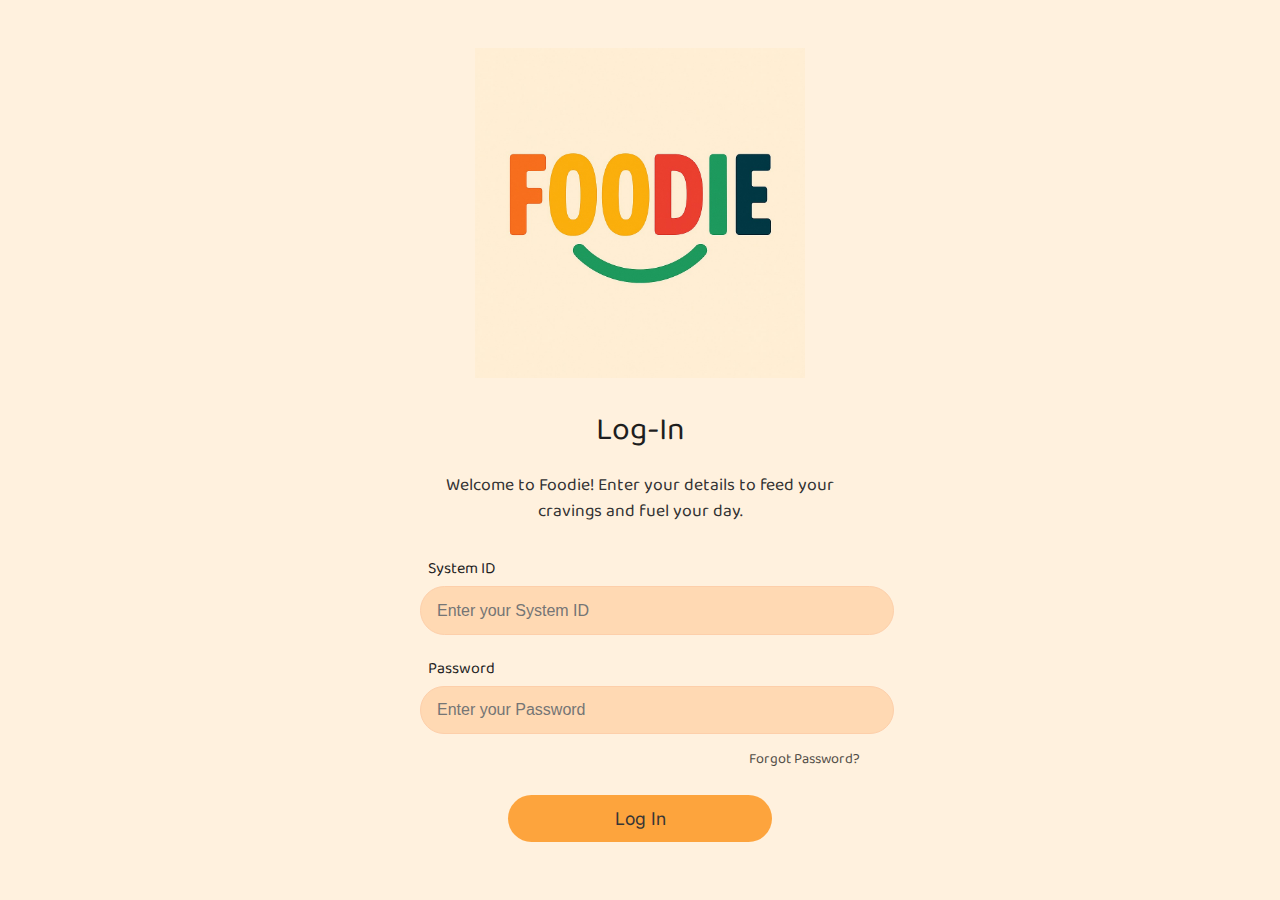
<file: FOODIE/login.html>
<!DOCTYPE html>
<html lang="en">
<head>
  <meta charset="UTF-8" />
  <meta name="viewport" content="width=device-width, initial-scale=1.0"/>
  <title>FOODIE – Log In</title>
  <link rel="stylesheet" href="css/mobile.css" />
  <link href="https://fonts.googleapis.com/css2?family=Baloo+2&family=Inter&display=swap" rel="stylesheet" />
</head>
<body class="login-body">

  <div class="login-wrapper">

    <img src="assets/images/foodie-logo.png" alt="FOODIE Logo" class="login-logo" />

    <h2 class="login-title">Log-In</h2>

    <p class="welcome-tagline">
      Welcome to Foodie! Enter your details to feed your cravings and fuel your day.
    </p>

    <form id="login-form" class="login-form">
      <label for="system-id" class="input-label">System ID</label>
      <input type="text" id="system-id" placeholder="Enter your System ID" required />

      <label for="password" class="input-label">Password</label>
      <input type="password" id="password" placeholder="Enter your Password" required />

      <a href="#" class="forgot-link">Forgot Password?</a>

      <button type="submit" class="login-btn">Log In</button>
    </form>

  </div>

  <script src="js/login.js"></script>
</body>
</html>
</file>
<file: FOODIE/css/mobile.css>
body.login-body {
  margin: 0;
  background: #FFF1DE;
  font-family: 'Baloo 2', cursive;
  color: #1E1E1E;
}

.login-wrapper {
  max-width: 440px;
  margin: 0 auto;
  padding: 1rem;
  position: relative;
}

/* Removed: .status-bar styling */

.login-logo {
  display: block;
  width: 80%;
  max-width: 330px;
  margin: 2rem auto 1rem;
}

.login-title {
  text-align: center;
  font-size: 2rem;
  font-weight: 400;
  margin-bottom: 1rem;
}

.welcome-tagline {
  text-align: center;
  font-size: 1.1rem;
  line-height: 1.6rem;
  color: #323232;
  margin-bottom: 2rem;
  padding: 0 1rem;
}

.input-label {
  display: block;
  margin: 0.8rem 0 0.3rem 0.5rem;
  font-size: 1rem;
}

.login-form input {
  width: 100%;
  padding: 0.9rem 1rem;
  border-radius: 90px;
  background: #FFD9B3;
  border: 1px solid #FDCFAA;
  font-size: 1rem;
  margin-bottom: 0.5rem;
}

.forgot-link {
  display: block;
  text-align: right;
  margin: 0.3rem 0 1.5rem;
  font-size: 0.9rem;
  color: #000;
  opacity: 0.7;
  text-decoration: none;
}

.login-btn {
  display: block;
  width: 60%;
  margin: 0 auto;
  padding: 0.8rem;
  background: #FDA43D;
  border: none;
  border-radius: 24px;
  color: #373535;
  font-size: 1.1rem;
  font-family: 'Inter', sans-serif;
  cursor: pointer;
  transition: background 0.3s;
}

.login-btn:hover {
  background: #f2911f;
}

/* === LANDING PAGE === */

body.landing-body {
  margin: 0;
  background: #FFF4E0;
  font-family: 'Baloo 2', cursive;
  color: #1E1E1E;
  display: flex;
  justify-content: center;
  align-items: center;
  text-align: center;
  min-height: 100vh;
}

.landing-container {
  max-width: 440px;
  width: 100%;
  padding: 2rem 1.2rem;
  position: relative;
}

.welcome-title {
  font-size: 1.8rem;
  margin-top: 2rem;
  margin-bottom: 1rem;
  font-weight: 400;
}

.brand-name {
  color: #FF8353;
}

.landing-logo {
  width: 270px;
  margin-bottom: 2rem;
}

.landing-btn {
  display: inline-block;
  background-color: #FF8353;
  color: white;
  font-weight: bold;
  font-size: 1rem;
  padding: 0.9rem 2.5rem;
  border-radius: 30px;
  text-decoration: none;
  transition: background 0.3s;
  margin-bottom: 2rem;
}

.landing-btn:hover {
  background-color: #FF8353; /* No hover color change */
}

.food-grid {
  display: flex;
  flex-wrap: wrap;
  justify-content: center;
  gap: 1.2rem;
  margin-top: 1rem;
}

.food-grid img {
  width: 60px;
  height: auto;
}

.help-icon {
  position: fixed;
  bottom: 1.5rem;
  right: 1.5rem;
  width: 36px;
  height: 36px;
}

.help-icon img {
  width: 100%;
}

.landing-container {
  position: relative;
  overflow: hidden;
}

.landing-scatters img {
  position: absolute;
  width: 55px;
}

/* Individual placements (adjust values visually) */
.img-pizza     { top: 30px;  left: 80%; }
.img-juice     { top: 100px; left: 20%; }
.img-donut     { top: 160px; left: 85%; }
.img-coffee    { top: 250px; left: 10%; }
.img-noodles   { top: 320px; left: 75%; }
.img-sandwich  { top: 400px; left: 5%; }
.img-chocolate { top: 470px; left: 70%; }
.img-coke      { top: 550px; left: 25%; }
.img-soup      { top: 620px; left: 80%; }

/* === HOMEPAGE STYLES === */

.homepage-body {
  margin: 0;
  background: #FFF4E0;
  font-family: 'Baloo 2', cursive;
  color: #333;
  text-align: center;
  padding-bottom: 2rem;
}

.homepage-container {
  max-width: 420px;
  margin: 0 auto;
  padding: 2rem 1rem;
}

.homepage-greeting {
  font-size: 1.6rem;
  margin-bottom: 1rem;
}

.homepage-logo {
  width: 240px;
  margin-bottom: 2rem;
}

.homepage-buttons {
  display: flex;
  justify-content: center;
  gap: 1rem;
  margin-bottom: 2rem;
  flex-wrap: wrap;
}

.homepage-btn {
  background-color: #FF8353;
  color: white;
  border: none;
  border-radius: 30px;
  padding: 0.8rem 1.6rem;
  font-size: 1rem;
  cursor: pointer;
  transition: background 0.3s;
}

.homepage-btn:hover {
  background-color: #e66e3d;
}

.homepage-gallery {
  display: flex;
  justify-content: center;
  gap: 1rem;
  margin: 1rem 0 2rem;
  flex-wrap: wrap;
}

.homepage-gallery img {
  width: 150px;
  border-radius: 8px;
}

.highlight-box {
  background-color: #FEE4B6;
  border-radius: 8px;
  padding: 1rem;
  margin: 1rem 0;
}

.fun-fact {
  background-color: #FEE4B6;
  padding: 1rem;
  border-radius: 8px;
  margin-bottom: 2rem;
  font-size: 0.95rem;
}

.homepage-footer {
  font-size: 0.8rem;
  color: #666;
  text-align: center;
  padding: 0 1rem;
}

.hours {
  margin-bottom: 0.5rem;
}

.footer-links {
  margin: 0.5rem 0;
}

.footer-links a {
  color: #666;
  text-decoration: none;
}

.footer-links a:hover {
  text-decoration: underline;
}

.footer-socials {
  display: flex;
  justify-content: center;
  gap: 0.8rem;
  margin-top: 0.5rem;
}

.footer-socials img {
  width: 20px;
}
</file>
